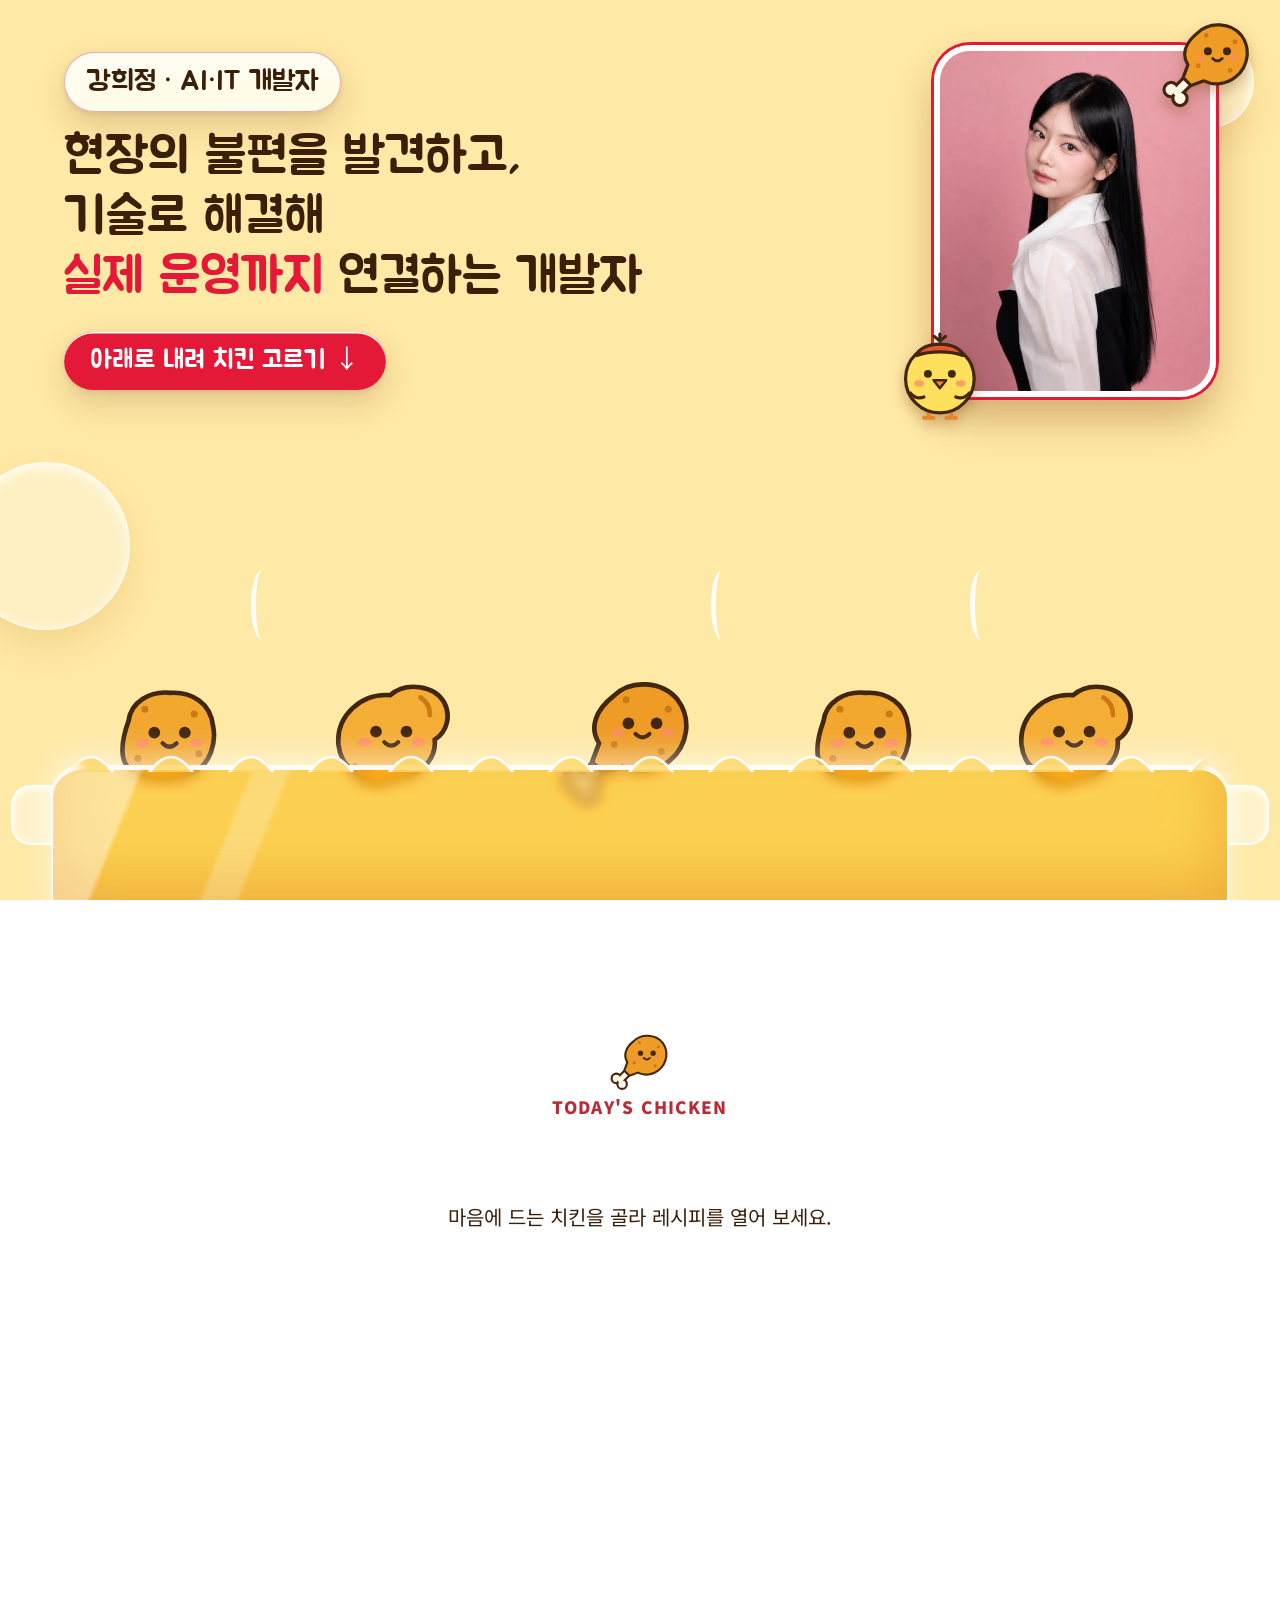
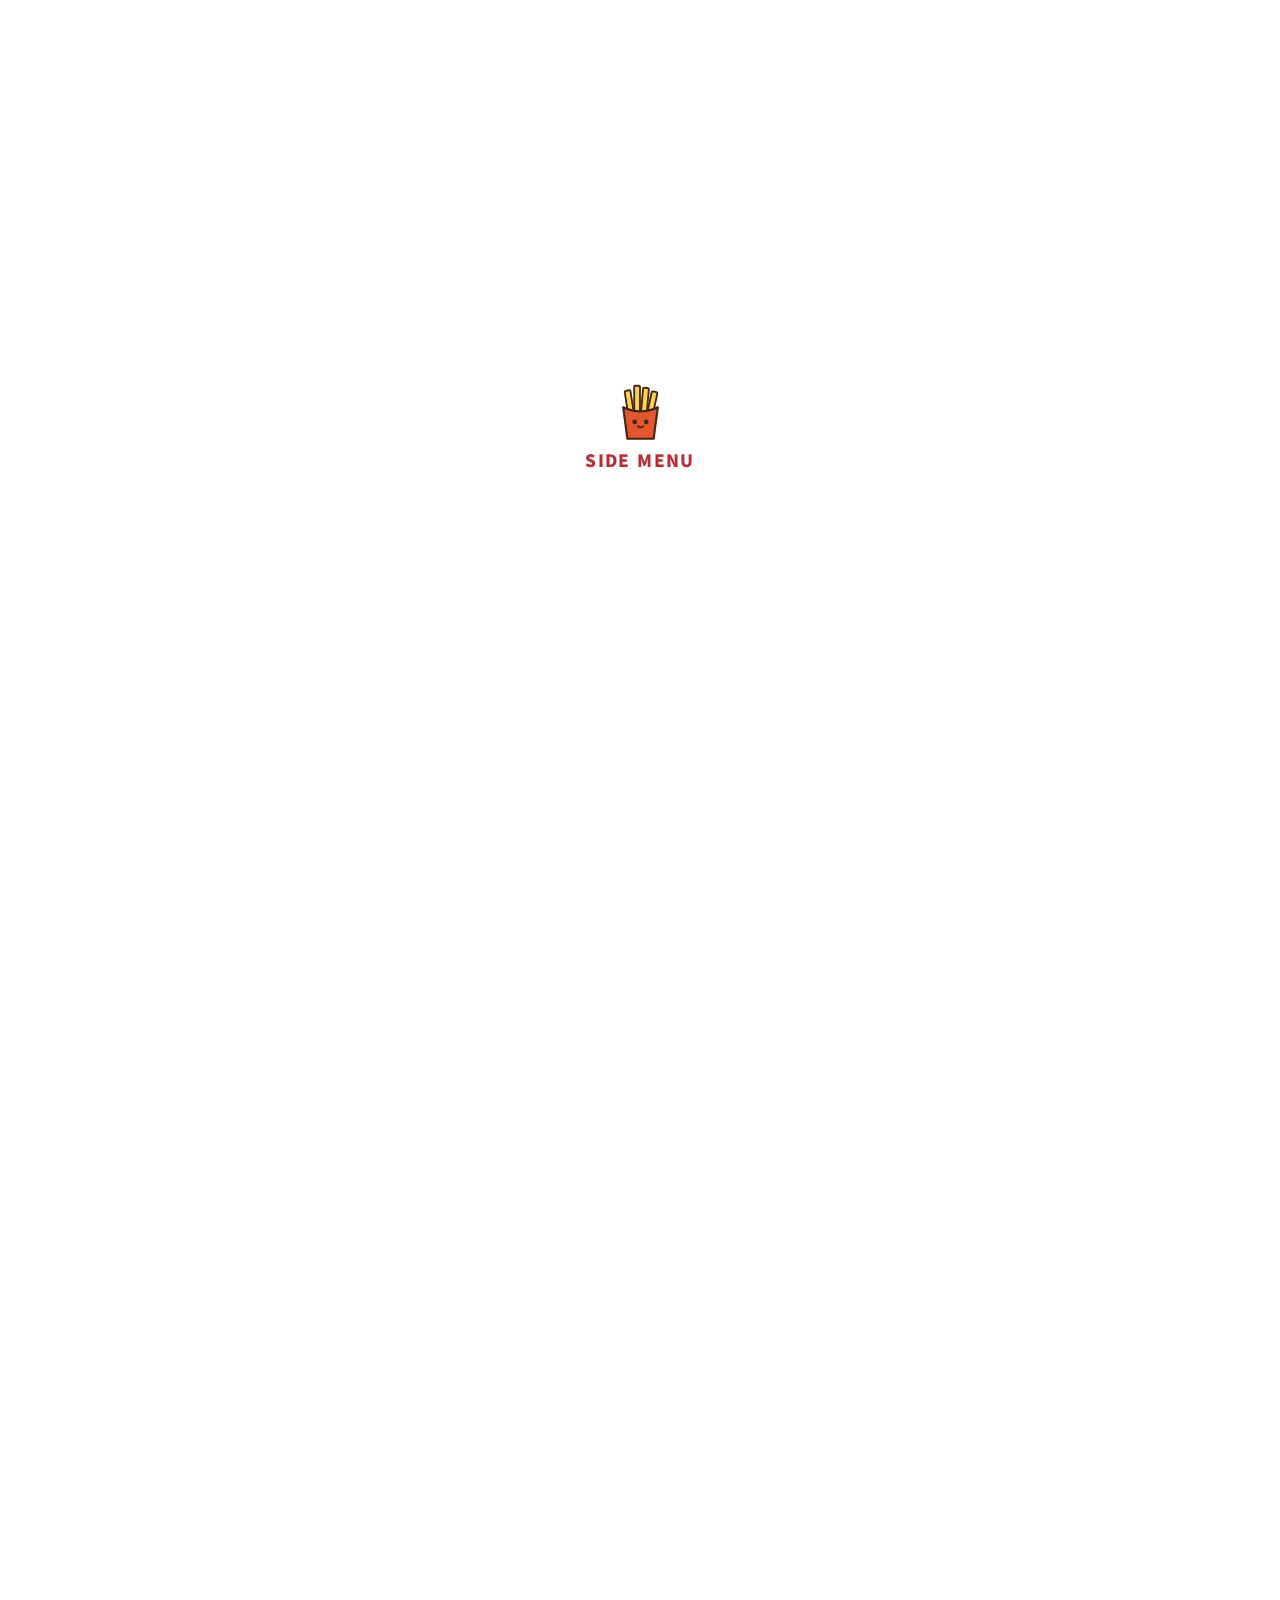
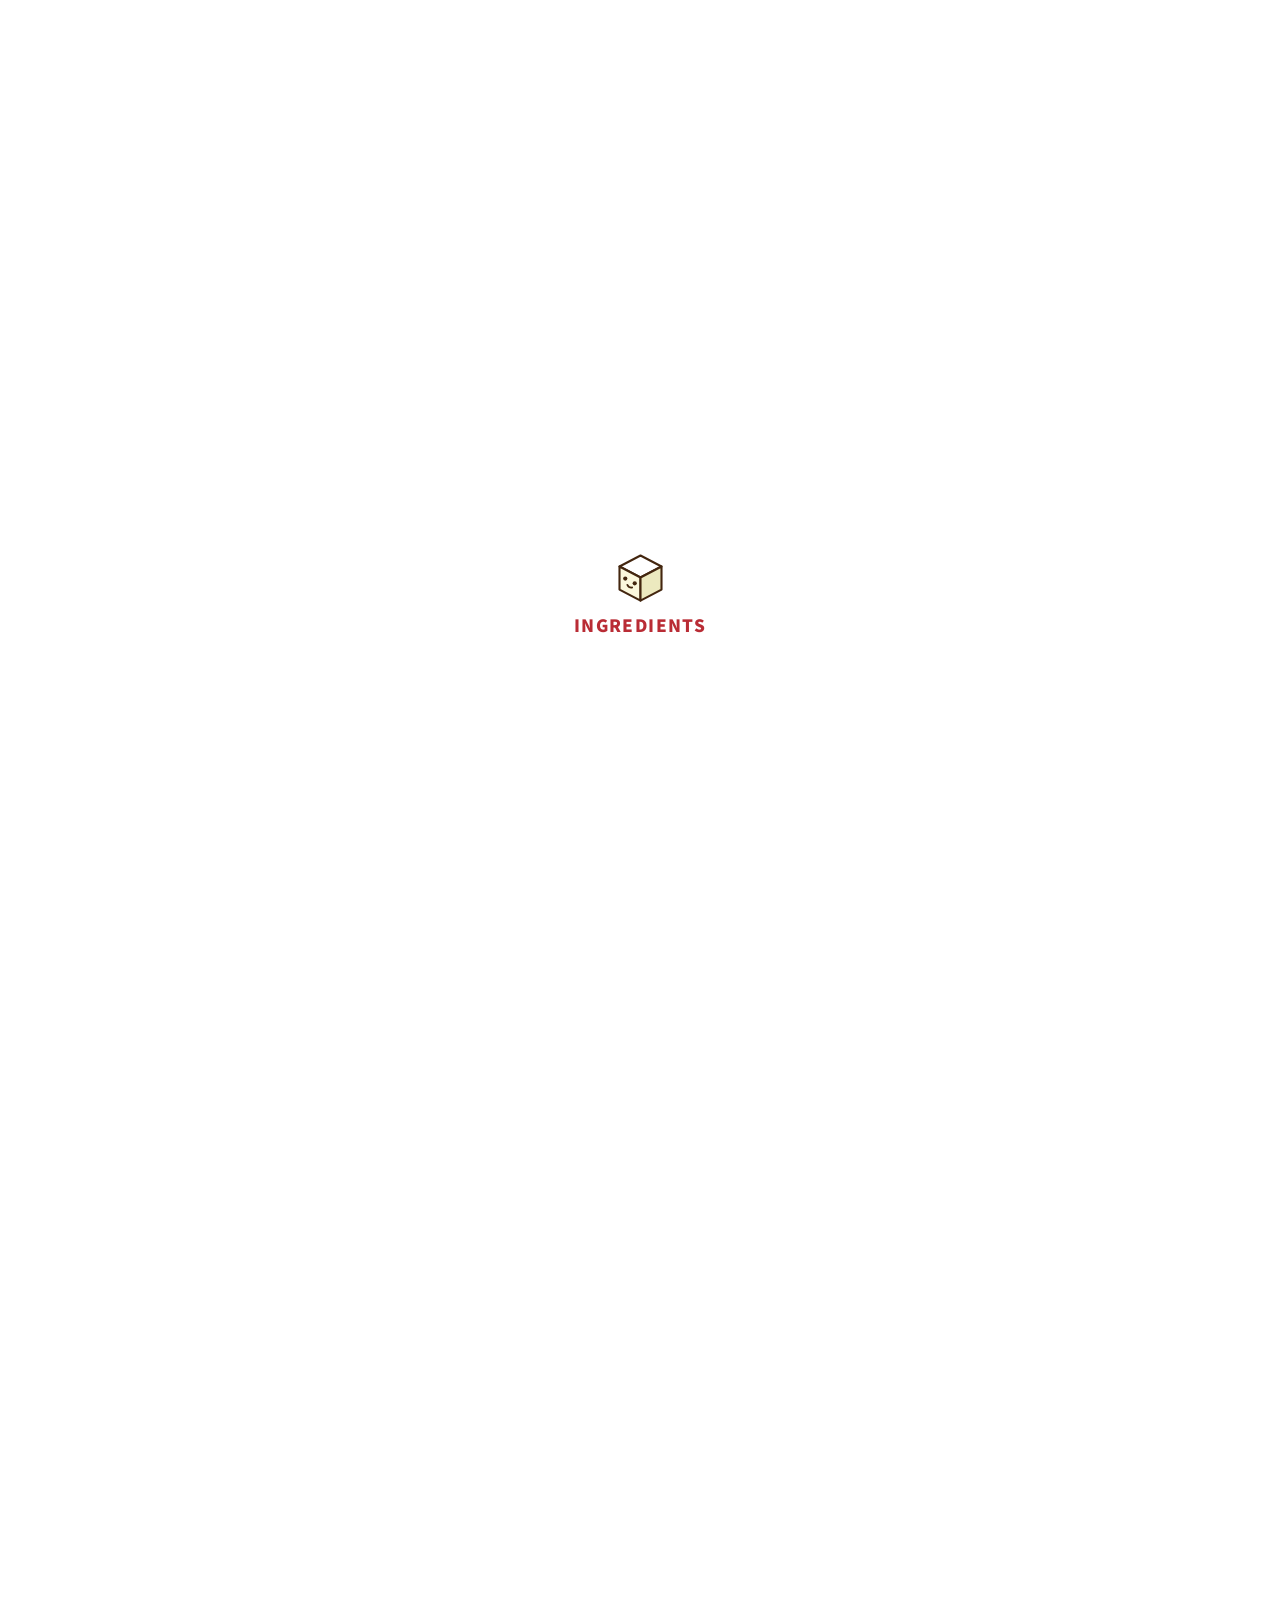
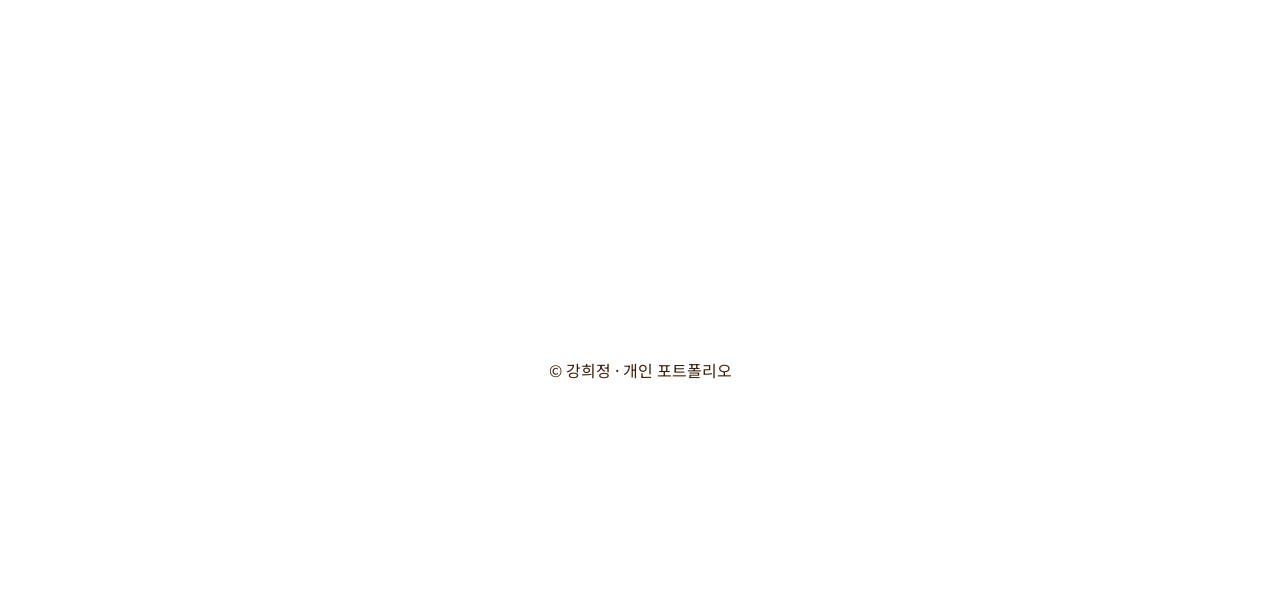
<file: bbq/index.html>
<!doctype html>
<html lang="ko">
<head>
<meta charset="utf-8">
<meta name="viewport" content="width=device-width, initial-scale=1">
<meta name="robots" content="noindex, nofollow">
<meta name="description" content="AI·IT 개발자 강희정의 치킨 테마 개인 포트폴리오">
<title>강희정 치킨 포트폴리오</title>
<link rel="preconnect" href="https://fonts.googleapis.com">
<link rel="preconnect" href="https://fonts.gstatic.com" crossorigin>
<link href="https://fonts.googleapis.com/css2?family=Jua&family=Noto+Sans+KR:wght@400;500;700;900&display=swap" rel="stylesheet">
<link rel="stylesheet" href="styles.css">
</head>
<body>
<svg class="glass-defs" aria-hidden="true" focusable="false">
  <filter id="liquidGlass" x="-10%" y="-10%" width="120%" height="120%" color-interpolation-filters="sRGB">
    <feTurbulence type="fractalNoise" baseFrequency="0.012 0.018" numOctaves="2" seed="7" result="noise"/>
    <feDisplacementMap in="SourceGraphic" in2="noise" scale="22" xChannelSelector="R" yChannelSelector="G"/>
  </filter>
</svg>
<div class="oil-bg" aria-hidden="true"><i class="oil-blob one"></i><i class="oil-blob two"></i><i class="oil-blob three"></i></div>
<canvas id="bubbleCanvas" aria-hidden="true"></canvas>
<main id="top">
  <section class="hero">
    <div class="hero-text">
      <div class="hero-copy">
        <p class="name-tag">강희정 · AI·IT 개발자</p>
        <h1>현장의 불편을 발견하고,<br>기술로 해결해<br><em>실제 운영까지</em> 연결하는 개발자</h1>
        <a class="scroll-cue" href="#chicken">아래로 내려 치킨 고르기 <span aria-hidden="true">↓</span></a>
      </div>
      <figure class="hero-photo">
        <img src="assets/projects/profile.webp" alt="강희정 프로필 사진" fetchpriority="high">
        <svg class="photo-sticker sticker-top" aria-hidden="true"><use href="assets/icons.svg#drumstick"/></svg>
        <svg class="photo-sticker sticker-bottom" aria-hidden="true"><use href="assets/icons.svg#chick"/></svg>
      </figure>
    </div>
    <div class="fryer" aria-hidden="true">
      <i class="steam s1"></i><i class="steam s2"></i><i class="steam s3"></i>
      <div class="floaties">
        <svg class="floaty f1"><use href="assets/icons.svg#nugget"/></svg>
        <svg class="floaty f2"><use href="assets/icons.svg#wing"/></svg>
        <svg class="floaty f3"><use href="assets/icons.svg#drumstick"/></svg>
        <svg class="floaty f4"><use href="assets/icons.svg#nugget"/></svg>
        <svg class="floaty f5"><use href="assets/icons.svg#wing"/></svg>
      </div>
      <div class="pot">
        <div class="wave"></div>
        <div class="oil">
          <i class="bubble b1"></i><i class="bubble b2"></i><i class="bubble b3"></i><i class="bubble b4"></i><i class="bubble b5"></i><i class="bubble b6"></i><i class="bubble b7"></i><i class="bubble b8"></i><i class="bubble b9"></i><i class="bubble b10"></i>
        </div>
      </div>
    </div>
  </section>

  <section id="chicken" class="wrap">
    <div class="section-head"><svg class="head-icon" aria-hidden="true"><use href="assets/icons.svg#drumstick"/></svg><p>Today's Chicken</p><h2>오늘 튀겨 낸 프로젝트</h2><span>마음에 드는 치킨을 골라 레시피를 열어 보세요.</span></div>
    <div class="chicken-grid">

      <article class="menu-card reveal" id="menu-bot">
        <svg class="chicken" aria-hidden="true"><use href="assets/icons.svg#nugget"/></svg>
        <p class="menu-no">너겟 · 업무 자동화</p>
        <h3>/menu 알림 봇</h3>
        <p class="menu-copy">작지만 매일 손이 가는, 점심 메뉴 확인 자동화</p>
        <button type="button" class="btn small" data-open="sheetBot">레시피 보기</button>
        <dialog id="sheetBot" class="sheet" aria-labelledby="titleBot">
          <button type="button" class="close" aria-label="닫기">✕</button>
          <p class="menu-no">SSAFY 15기 실습코치 · 2026.07 –</p>
          <h3 id="titleBot">/menu 알림 봇</h3>
          <dl class="recipe">
            <dt>문제</dt><dd>식단을 보려면 메신저에서 이미지를 매번 찾아야 해서 코치와 교육생이 번거로워했습니다.</dd>
            <dt>내 역할</dt><dd>불편을 듣고 방식을 정해 직접 만들고 운영했습니다.</dd>
            <dt>해결</dt><dd>OCR 자동화를 먼저 시도했지만 품질 문제를 확인하고, 수동 입력과 자동 조회를 결합하는 방식으로 바꿨습니다.</dd>
            <dt>구조</dt><dd>Mattermost <code>/menu</code> → n8n 워크플로 → 식단 조회 → 메신저 응답</dd>
            <dt>검증</dt><dd>코치와 교육생이 함께 쓰고 있습니다.</dd>
          </dl>
          <p class="tags"><span>n8n</span><span>Mattermost</span><span>워크플로 자동화</span></p>
        </dialog>
      </article>

      <article class="menu-card reveal" id="menu-farmpi">
        <svg class="chicken" aria-hidden="true"><use href="assets/icons.svg#wing"/></svg>
        <p class="menu-no">날개 · 운영 시스템</p>
        <h3>팜피 운영 어드민</h3>
        <p class="menu-copy">운영이 가볍게 날 수 있도록 화면부터 API까지 고친 인턴 실무</p>
        <button type="button" class="btn small" data-open="sheetFarmpi">레시피 보기</button>
        <dialog id="sheetFarmpi" class="sheet" aria-labelledby="titleFarmpi">
          <button type="button" class="close" aria-label="닫기">✕</button>
          <p class="menu-no">팜피 주식회사 개발팀 인턴 · 2024.09 – 2024.12</p>
          <h3 id="titleFarmpi">팜피 운영 어드민</h3>
          <dl class="recipe">
            <dt>문제</dt><dd>사용자 목록이 전체 데이터를 한 번에 불러와 느렸고, 운영에 필요한 가입일 확인과 정렬이 없었습니다.</dd>
            <dt>내 역할</dt><dd>개발팀 인턴으로 프론트엔드와 미들웨어를 함께 수정했습니다.</dd>
            <dt>해결</dt><dd>필터 조건에 맞는 정보만 조회하도록 바꾸고, 가입일 컬럼·정렬, 사용자별 애셋·템플릿 수 표시, 이벤트별 결제·참여자 관리를 개발했습니다.</dd>
            <dt>구조</dt><dd>Vue.js·TypeScript 어드민 → 미들웨어 조회·정렬 API → 응답 구조 반영</dd>
            <dt>검증</dt><dd>4개 제품, 6개 저장소를 수정·배포했고, 교육 서비스는 DB의 콘텐츠 조회 기록으로 실제 사용을 확인했습니다.</dd>
          </dl>
          <p class="tags"><span>Vue.js</span><span>TypeScript</span><span>미들웨어 API</span><span>GitLab</span></p>
        </dialog>
      </article>

      <article class="menu-card reveal" id="menu-oson">
        <svg class="chicken" aria-hidden="true"><use href="assets/icons.svg#drumstick"/></svg>
        <p class="menu-no">닭다리 · 클라우드·AI</p>
        <h3>오손도손</h3>
        <p class="menu-copy">서비스를 든든하게 받친 인프라와 경량 추천 모델</p>
        <button type="button" class="btn small" data-open="sheetOson">레시피 보기</button>
        <dialog id="sheetOson" class="sheet" aria-labelledby="titleOson">
          <button type="button" class="close" aria-label="닫기">✕</button>
          <p class="menu-no">SSAFY 자율 프로젝트 우수상 · 2026.04 – 2026.05</p>
          <h3 id="titleOson">오손도손</h3>
          <dl class="recipe">
            <dt>문제</dt><dd>농인 사용자 인터뷰에서 응답 지연이 대화 흐름을 끊는다는 의견을 확인했습니다.</dd>
            <dt>내 역할</dt><dd>글로스 추천 모델·API 단독 개발, 서비스 인프라와 GPU 서버 운영을 맡았습니다. 수어 인식·번역 모델은 팀원이 개발했고 저는 서빙 환경을 구축했습니다.</dd>
            <dt>해결</dt><dd>LLM 대신 N-gram과 Word2Vec을 조합하고, 국립국어원 말뭉치 272,042문장을 정제해 학습했습니다.</dd>
            <dt>구조</dt><dd>AWS EC2·Docker·Nginx·Jenkins 배포, FastAPI on RunPod, Grafana·Loki·Prometheus 모니터링</dd>
            <dt>검증</dt><dd>시작 스크립트의 GitLab 토큰 만료로 AI 기능이 중단됐을 때 원인을 찾아 갱신하고 복구했습니다.</dd>
          </dl>
          <div class="shots"><img src="assets/projects/osondoson-sign.webp" alt="농인 수어 입력 화면" loading="lazy"><img src="assets/projects/osondoson-avatar.webp" alt="청인 음성을 3D 아바타 수어로 표시하는 화면" loading="lazy"><img src="assets/projects/osondoson-gloss.webp" alt="모바일 글로스 추천 화면" loading="lazy"></div>
          <p class="tags"><span>AWS EC2</span><span>Docker</span><span>Jenkins</span><span>FastAPI</span><span>Grafana</span></p>
          <p><a href="https://github.com/KangHeejeongg/finalPJT" target="_blank" rel="noopener">GitHub ↗</a></p>
        </dialog>
      </article>

      <article class="menu-card reveal" id="menu-carry">
        <svg class="chicken" aria-hidden="true"><use href="assets/icons.svg#skewer"/></svg>
        <p class="menu-no">순살 꼬치 · 백엔드·연동</p>
        <h3>CarryPorter</h3>
        <p class="menu-copy">로봇, 서버, 화면을 하나로 꿴 Spring 백엔드와 6인 팀 리딩</p>
        <button type="button" class="btn small" data-open="sheetCarry">레시피 보기</button>
        <dialog id="sheetCarry" class="sheet" aria-labelledby="titleCarry">
          <button type="button" class="close" aria-label="닫기">✕</button>
          <p class="menu-no">SSAFY 공통 프로젝트 우수상 · 2026.01 – 2026.02 · 팀장</p>
          <h3 id="titleCarry">CarryPorter</h3>
          <dl class="recipe">
            <dt>문제</dt><dd>로봇, 사용자, 관리자 화면의 상태를 하나로 맞춰야 했고 팀원마다 사용자 흐름을 다르게 이해했습니다.</dd>
            <dt>내 역할</dt><dd>팀장, Spring 백엔드, 3D 관리자 화면, 발표를 맡았습니다. MQTT 공통 모듈은 팀원이 구현했습니다.</dd>
            <dt>해결</dt><dd>JWT 인증과 Refresh Token Rotation, SSE 실시간 알림, MQTT 상태 메시지 구독·처리를 구현했습니다. 발표 일주일 전에는 남은 일정을 수치로 정리해 라인트레이싱 전환을 제안했습니다.</dd>
            <dt>구조</dt><dd>로봇 MQTT 이벤트 → Spring 처리 → SSE → 사용자·관리자 화면 (3D 화면은 이벤트 기반 시각화)</dd>
            <dt>검증</dt><dd>AI를 활용해 Testcontainers 통합 테스트를 작성하고, 전체 흐름을 100회 이상 반복 확인했습니다.</dd>
          </dl>
          <div class="shots"><img src="assets/projects/carryporter-status.webp" alt="로봇 이동 상태 실시간 표시 화면" loading="lazy"><img src="assets/projects/carryporter-dispatch.webp" alt="관리자 로봇 파견 화면" loading="lazy"><img src="assets/projects/carryporter-locker.webp" alt="관리자 사물함 배정 화면" loading="lazy"></div>
          <p class="tags"><span>Java</span><span>Spring Boot</span><span>JWT</span><span>SSE</span><span>MQTT</span><span>Testcontainers</span></p>
          <p><a href="https://github.com/KangHeejeongg/AIoT" target="_blank" rel="noopener">GitHub ↗</a> · <a href="https://youtu.be/zutxE7PEOgU" target="_blank" rel="noopener">최종 발표 영상 ↗</a></p>
        </dialog>
      </article>

      <article class="menu-card reveal" id="menu-coach">
        <svg class="chicken" aria-hidden="true"><use href="assets/icons.svg#chick"/></svg>
        <p class="menu-no">병아리 코치 · 협업·품질</p>
        <h3>SSAFY 실습코치</h3>
        <p class="menu-copy">8개 팀의 일정, MVP 범위, 기술 질의, 발표 준비를 곁에서 지원</p>
        <button type="button" class="btn small" data-open="sheetCoach">레시피 보기</button>
        <dialog id="sheetCoach" class="sheet" aria-labelledby="titleCoach">
          <button type="button" class="close" aria-label="닫기">✕</button>
          <p class="menu-no">SSAFY 15기 실습코치 · 2026.07 –</p>
          <h3 id="titleCoach">SSAFY 실습코치</h3>
          <dl class="recipe">
            <dt>문제</dt><dd>팀마다 진행 단계와 기술 수준이 달라 일정과 범위를 현실적으로 맞춰야 했습니다.</dd>
            <dt>내 역할</dt><dd>서울 캠퍼스 8개 팀의 프로젝트 코칭과 SSAFY TV 라이브 MC를 맡았습니다.</dd>
            <dt>해결</dt><dd>구현 난이도와 남은 일정을 고려해 MVP 범위를 조정하고, 기술 문제의 원인과 해결 방향을 안내했습니다.</dd>
            <dt>구조</dt><dd>기획 → 개발 → 발표 단계별 진행 점검과 질의 대응</dd>
            <dt>검증</dt><dd>AI 세션에서 교육생 대상 MCP 입문 강의를 직접 진행했습니다.</dd>
          </dl>
          <p class="tags"><span>일정 관리</span><span>MVP 조정</span><span>기술 코칭</span><span>MCP 강의</span></p>
        </dialog>
      </article>
    </div>
  </section>

  <section id="side" class="wrap">
    <div class="section-head"><svg class="head-icon" aria-hidden="true"><use href="assets/icons.svg#fries"/></svg><p>Side Menu</p><h2>곁들이면 더 맛있는 프로젝트</h2></div>
    <div class="side-grid">
      <a class="side-card reveal" href="https://github.com/KangHeejeongg/CARIN" target="_blank" rel="noopener"><svg aria-hidden="true"><use href="assets/icons.svg#fries"/></svg><img src="assets/projects/carin-cover.webp" alt="" loading="lazy"><b>CAR IN ↗</b><span>Android 기획·개발 전체, 차량 SDK 연동</span></a>
      <a class="side-card reveal" href="https://github.com/KangHeejeongg/blockchain" target="_blank" rel="noopener"><svg aria-hidden="true"><use href="assets/icons.svg#radish"/></svg><img src="assets/projects/care-cover.webp" alt="" loading="lazy"><b>CARe ↗</b><span>YOLO 추론 연동, 업체 웹앱, 예약 백엔드</span></a>
      <a class="side-card reveal" href="https://github.com/HwangYooHyun1/Modetec" target="_blank" rel="noopener"><svg aria-hidden="true"><use href="assets/icons.svg#cola"/></svg><img src="assets/projects/monitoring-cover.webp" alt="" loading="lazy"><b>서버 이상탐지 ↗</b><span>React 모니터링 화면, PDF 보고서, 배포</span></a>
      <div class="side-card reveal"><svg aria-hidden="true"><use href="assets/icons.svg#sauce"/></svg><img src="assets/projects/mask-cover.webp" alt="" loading="lazy"><b>마스크 추천 앱</b><span>Kotlin 진단 화면, Python 분석 연동</span></div>
    </div>
  </section>

  <section id="order" class="wrap">
    <div class="ticket reveal">
      <div class="section-head"><svg class="head-icon" aria-hidden="true"><use href="assets/icons.svg#sauce"/></svg><p>Order Ticket</p><h2>이 업무엔 이 치킨</h2><span>AI·IT개발 업무 5가지를 제가 직접 해 본 경험과 연결했습니다.</span></div>
      <ol class="receipt">
        <li><span>AI 도구를 활용한 백엔드·프론트엔드·앱 개발</span><a href="#menu-carry"><svg class="row-icon" aria-hidden="true"><use href="assets/icons.svg#skewer"/></svg>CarryPorter · 팜피 · CAR IN</a></li>
        <li><span>팀 내 행정·업무 지원</span><a href="#menu-bot"><svg class="row-icon" aria-hidden="true"><use href="assets/icons.svg#nugget"/></svg>/menu 업무 자동화 <small>유사 경험</small></a></li>
        <li><span>클라우드 서버 운영·관리</span><a href="#menu-oson"><svg class="row-icon" aria-hidden="true"><use href="assets/icons.svg#drumstick"/></svg>오손도손 인프라</a></li>
        <li><span>사내 업무 시스템 개발·운영</span><a href="#menu-farmpi"><svg class="row-icon" aria-hidden="true"><use href="assets/icons.svg#wing"/></svg>팜피 운영 어드민</a></li>
        <li><span>협업 및 일정·품질 관리</span><a href="#menu-coach"><svg class="row-icon" aria-hidden="true"><use href="assets/icons.svg#chick"/></svg>실습코치 · 팀장 <small>유사 경험</small></a></li>
      </ol>
      <p class="receipt-total"><span>합계</span><b>업무 개선 → 서비스 개발 → 안정적 운영 → 협업</b></p>
    </div>
  </section>

  <section id="ingredients" class="wrap">
    <div class="section-head"><svg class="head-icon" aria-hidden="true"><use href="assets/icons.svg#radish"/></svg><p>Ingredients</p><h2>바삭함의 재료</h2></div>
    <div class="ingredients">
      <div class="reveal"><svg class="ingredient-icon" aria-hidden="true"><use href="assets/icons.svg#iconServer"/></svg><h3>백엔드</h3><p>Java, Spring Boot, Spring Security, FastAPI, MySQL, Redis</p></div>
      <div class="reveal"><svg class="ingredient-icon" aria-hidden="true"><use href="assets/icons.svg#iconScreen"/></svg><h3>프론트·앱</h3><p>Vue.js, React, TypeScript, Android(Java, Kotlin)</p></div>
      <div class="reveal"><svg class="ingredient-icon" aria-hidden="true"><use href="assets/icons.svg#iconCloud"/></svg><h3>클라우드·운영</h3><p>AWS EC2, Docker, Jenkins, Nginx, Linux, Grafana, Loki, Prometheus</p></div>
      <div class="reveal"><svg class="ingredient-icon" aria-hidden="true"><use href="assets/icons.svg#iconSpark"/></svg><h3>AI·자동화</h3><p>Python, N-gram, Word2Vec, YOLO, OpenCV, n8n</p></div>
    </div>
    <ul class="seals">
      <li><svg aria-hidden="true"><use href="assets/icons.svg#iconCap"/></svg><b>서경대학교 컴퓨터공학과</b><span>졸업 2025.08 · 학점 4.15/4.5</span></li>
      <li><svg aria-hidden="true"><use href="assets/icons.svg#iconCert"/></svg><b>정보처리기사 · SQLD</b><span>2024.06 · 2025.12</span></li>
      <li><svg aria-hidden="true"><use href="assets/icons.svg#iconTrophy"/></svg><b>SSAFY 14기 수료</b><span>프로젝트 우수상 3회</span></li>
      <li><svg aria-hidden="true"><use href="assets/icons.svg#iconMedal"/></svg><b>한이음 공모전</b><span>입선 2회</span></li>
    </ul>
  </section>

  <section id="contact" class="wrap">
    <div class="contact reveal">
      <svg class="contact-mascot" aria-hidden="true"><use href="assets/icons.svg#chick"/></svg>
      <div>
        <p class="contact-tag">주문 접수 대기 중</p>
        <h2>업무를 이해하고,<br>개발부터 운영까지 연결하겠습니다</h2>
        <p>현업의 반복 업무를 찾아 개선하고, 사내 시스템과 클라우드 서비스를 안정적으로 운영하는 AI·IT 개발자로 기여하겠습니다.</p>
        <div class="actions">
          <a class="btn" href="mailto:he5298@naver.com">이메일로 주문하기</a>
          <a class="btn line" href="https://github.com/KangHeejeongg" target="_blank" rel="noopener">GitHub ↗</a>
          <a class="btn line" href="portfolio.pdf" download>PDF 받기</a>
        </div>
      </div>
    </div>
    <footer>© 강희정 · 개인 포트폴리오</footer>
  </section>
</main>
<script src="main.js" defer></script>
</body>
</html>
</file>
<file: bbq/styles.css>
:root {
  --butter: #ffe9a6;
  --paper: #fffdf5;
  --gold: #f6b42f;
  --oil: #f9c440;
  --oil-deep: #e99a1c;
  --ink: #3b2009;
  --muted: #5c3f22;
  --red: #e31937;
  --tomato: #b92c35;
  --redTint: #fdecee;
  --olive: #4b5a14;
  --glass: rgba(255, 255, 255, .84);
  --glass-strong: rgba(255, 255, 255, .96);
  --glass-line: rgba(185, 44, 53, .36);
  --glass-shadow: 0 14px 32px rgba(84, 36, 16, .17), 0 2px 6px rgba(84, 36, 16, .1), inset 0 1.5px 0 #fff;
  --spring: cubic-bezier(.2, 1.45, .4, 1);
  --title: "Jua", "Noto Sans KR", sans-serif;
}

* { box-sizing: border-box; }
html { background: linear-gradient(170deg, #fffdf8 0%, #fff9ec 55%, #fff3dd 100%) fixed; scroll-behavior: smooth; scroll-snap-type: y proximity; }
html.is-paging { scroll-behavior: auto; scroll-snap-type: none; }
body { margin: 0; color: var(--ink); font: 400 19px/1.65 "Noto Sans KR", sans-serif; word-break: keep-all; overflow-x: clip; }
img { display: block; max-width: 100%; }
a { color: inherit; }
h1, h2, h3 { font-family: var(--title); font-weight: 400; line-height: 1.2; margin: 0; }
:focus-visible { outline: 3px solid var(--tomato); outline-offset: 3px; }

.glass-defs { position: absolute; width: 0; height: 0; }
#bubbleCanvas, .oil-bg { position: fixed; inset: 0; width: 100%; height: 100%; z-index: -1; pointer-events: none; }
#bubbleCanvas { opacity: .62; }
.oil-bg { overflow: hidden; z-index: -2; }
.oil-blob { position: absolute; width: 52vmax; height: 52vmax; border-radius: 46% 54% 58% 42%; filter: blur(46px); opacity: .5; animation: blobDrift 17s ease-in-out infinite alternate; }
.oil-blob.one { top: -18vmax; left: -12vmax; background: #fff; }
.oil-blob.two { right: -18vmax; top: 18vh; background: #ffeec8; animation-duration: 22s; animation-delay: -6s; }
.oil-blob.three { left: 24vw; bottom: -30vmax; background: #ffe6dc; animation-duration: 26s; animation-delay: -11s; }

/* 리퀴드 글래스 공통 */
.menu-card, .side-card, .ticket, .ingredients > div, .contact, .sheet, .seals li, .name-tag, .scroll-cue, .btn {
  --mx: 50%;
  --my: 0%;
  border: 1.5px solid var(--glass-line);
  background: var(--glass);
  box-shadow: var(--glass-shadow);
  -webkit-backdrop-filter: blur(10px) saturate(150%);
  backdrop-filter: blur(10px) saturate(150%);
}
.menu-card, .side-card, .ticket, .ingredients > div { border-top: 5px solid var(--red); }
.seals li { border-left: 5px solid var(--red); }
.menu-card::before, .side-card::before, .ticket::before, .ingredients > div::before, .contact::before, .btn::before, .seals li::before {
  content: "";
  position: absolute;
  inset: 0;
  z-index: 0;
  border-radius: inherit;
  pointer-events: none;
  background: radial-gradient(240px circle at var(--mx) var(--my), rgba(255, 206, 92, .26), rgba(255, 206, 92, 0) 68%);
  opacity: .55;
  transition: opacity .3s ease;
}
.menu-card::after, .side-card::after, .ticket::after, .contact::after, .ingredients > div::after {
  content: "";
  position: absolute;
  inset: 0;
  z-index: 0;
  border-radius: inherit;
  pointer-events: none;
  background: linear-gradient(112deg, transparent 38%, rgba(227, 25, 55, .07) 49%, transparent 60%) no-repeat;
  background-size: 260% 100%;
  background-position: 170% 0;
  animation: glassSheen 7s ease-in-out infinite;
}
.menu-card:hover::before, .side-card:hover::before, .ticket:hover::before, .contact:hover::before, .ingredients > div:hover::before { opacity: 1; }
.menu-card > :not(.sheet), .side-card > *, .ticket > *, .contact > *, .ingredients > div > * { position: relative; z-index: 1; }
.refract .btn, .refract .name-tag, .refract .scroll-cue {
  -webkit-backdrop-filter: url(#liquidGlass) blur(5px) saturate(190%);
  backdrop-filter: url(#liquidGlass) blur(5px) saturate(190%);
}

/* 첫 화면 */
.hero { position: relative; display: flex; flex-direction: column; justify-content: space-between; min-height: 100vh; min-height: 100svh; overflow: hidden; background: var(--butter); scroll-snap-align: start; scroll-snap-stop: always; }
.hero::before, .hero::after { content: ""; position: absolute; border-radius: 50%; border: 1.5px solid rgba(255, 255, 255, .85); background: rgba(255, 255, 255, .34); box-shadow: inset 0 3px 12px rgba(255, 255, 255, .9), 0 16px 34px rgba(190, 120, 20, .16); animation: morph 9s ease-in-out infinite; }
.hero::before { bottom: 30%; left: -3%; width: clamp(90px, 13vw, 190px); aspect-ratio: 1; }
.hero::after { top: 4%; right: 2%; width: clamp(60px, 7vw, 110px); aspect-ratio: 1; animation-delay: -4s; }
.hero-text { position: relative; z-index: 4; display: grid; grid-template-columns: minmax(0, 1fr) auto; align-items: center; gap: clamp(24px, 4vw, 72px); width: min(1720px, 100%); margin: 0 auto; padding: clamp(24px, 5vh, 56px) clamp(20px, 5vw, 72px) 8px; translate: 0 calc(var(--heroShift, 0) * -90px); opacity: calc(1 - var(--heroShift, 0) * 1.5); }
.hero-photo { position: relative; width: clamp(170px, min(22vw, 35vh), 400px); aspect-ratio: 4 / 5; margin: 0; animation: tagFloat 4.4s ease-in-out infinite; }
.hero-photo img { width: 100%; height: 100%; object-fit: cover; border: 6px solid #fff; border-radius: 36px; box-shadow: 0 0 0 3px var(--red), 0 22px 40px rgba(120, 50, 10, .32); }
.photo-sticker { position: absolute; width: 34%; aspect-ratio: 1; height: auto; filter: drop-shadow(0 7px 7px rgba(120, 60, 0, .32)); animation: chickenBob 2.9s ease-in-out infinite; }
.sticker-top { top: -9%; right: -14%; }
.sticker-bottom { bottom: -7%; left: -15%; animation-delay: -1.3s; }
.name-tag { position: relative; display: inline-block; margin: 0 0 16px; padding: 6px 22px; border-radius: 999px; font-family: var(--title); font-size: clamp(20px, 2.2vw, 28px); animation: tagFloat 3.6s ease-in-out infinite; }
.hero h1 { font-size: clamp(34px, min(3.9vw, 8.6vh), 84px); }
.hero em { color: var(--red); font-style: normal; }
.scroll-cue { position: relative; display: inline-block; margin-top: clamp(12px, 2.6vh, 24px); padding: 8px 26px; border: 0; border-radius: 999px; background: var(--red); color: #fff; font-family: var(--title); font-size: clamp(20px, 2vw, 26px); text-decoration: none; transition: scale .3s var(--spring), background .25s ease; }
.scroll-cue:hover { background: var(--tomato); }
.scroll-cue:hover { scale: 1.08; }
.scroll-cue span { display: inline-block; animation: nudge 1.3s ease-in-out infinite; }

.fryer { position: relative; flex: none; width: min(1180px, 92vw); height: clamp(190px, 34vh, 340px); margin: 0 auto; scale: calc(1 + var(--heroShift, 0) * .12); transform-origin: 50% 100%; }
.pot { position: absolute; inset: 56% 0 -26px; z-index: 2; border: 2px solid rgba(255, 255, 255, .95); border-bottom: 0; border-radius: 30px 30px 0 0; background: rgba(250, 186, 48, .52); box-shadow: 0 -8px 30px rgba(255, 255, 255, .55), inset 0 3px 0 rgba(255, 255, 255, .95), inset 0 -40px 60px rgba(214, 120, 12, .42); -webkit-backdrop-filter: blur(7px) saturate(170%); backdrop-filter: blur(7px) saturate(170%); }
.pot::before, .pot::after { content: ""; position: absolute; top: 18px; width: 40px; height: 56px; border: 2px solid rgba(255, 255, 255, .95); background: rgba(255, 255, 255, .42); box-shadow: inset 0 2px 6px #fff; }
.pot::before { left: -42px; border-right: 0; border-radius: 20px 0 0 20px; }
.pot::after { right: -42px; border-left: 0; border-radius: 0 20px 20px 0; }
.oil { position: absolute; inset: 0; overflow: hidden; border-radius: 28px 28px 0 0; background: linear-gradient(112deg, rgba(255, 255, 255, .42) 0 7%, transparent 7.5% 16%, rgba(255, 255, 255, .22) 16.5% 19%, transparent 19.5%); }
.wave { position: absolute; left: 18px; right: 18px; top: -19px; height: 24px; z-index: 3; background: url("data:image/svg+xml,%3Csvg xmlns='http://www.w3.org/2000/svg' width='80' height='24'%3E%3Cpath fill='%23ffd768' fill-opacity='.82' stroke='%23ffffff' stroke-width='2.500' d='M0 22q20-26 40 0t40 0v4H0Z'/%3E%3C/svg%3E") repeat-x 0 0; -webkit-mask-image: linear-gradient(90deg, transparent, #000 16px, #000 calc(100% - 16px), transparent); mask-image: linear-gradient(90deg, transparent, #000 16px, #000 calc(100% - 16px), transparent); animation: wave 2.6s linear infinite; }
.floaties { position: absolute; inset: 0 0 auto; height: 56%; z-index: 1; }
.floaty { --floatSize: clamp(62px, min(11vw, 20vh), 170px); position: absolute; bottom: calc(var(--floatSize) * -.3); width: var(--floatSize); height: var(--floatSize); animation: bob 2.6s ease-in-out infinite; }
.f1 { left: 4%; } .f2 { left: 23%; animation-delay: -.7s; } .f3 { left: 43%; animation-delay: -1.3s; } .f4 { left: 63%; animation-delay: -.3s; } .f5 { left: 81%; animation-delay: -1.8s; }
.bubble { position: absolute; bottom: -22px; width: 16px; height: 16px; border: 2px solid rgba(255, 255, 255, .95); border-radius: 50%; background: radial-gradient(circle at 32% 30%, #fff, rgba(255, 255, 255, .18) 45%); animation: rise 2.4s ease-in infinite; }
.b1 { left: 6%; } .b2 { left: 16%; width: 24px; height: 24px; animation-delay: -.6s; } .b3 { left: 27%; animation-delay: -1.5s; } .b4 { left: 37%; width: 12px; height: 12px; animation-delay: -.9s; } .b5 { left: 48%; width: 26px; height: 26px; animation-delay: -2s; } .b6 { left: 58%; animation-delay: -.3s; } .b7 { left: 68%; width: 22px; height: 22px; animation-delay: -1.2s; } .b8 { left: 77%; width: 12px; height: 12px; animation-delay: -1.8s; } .b9 { left: 86%; width: 20px; height: 20px; animation-delay: -.5s; } .b10 { left: 94%; animation-delay: -1.1s; }
.steam { position: absolute; top: -8%; z-index: 0; width: 22px; height: 70px; border-left: 5px solid rgba(255, 255, 255, .95); border-radius: 50%; animation: steam 3s ease-in-out infinite; }
.s1 { left: 17%; } .s2 { left: 56%; animation-delay: -1s; } .s3 { left: 78%; animation-delay: -2s; }

/* 스크롤에 걸리는 섹션 */
.wrap { position: relative; display: flex; flex-direction: column; justify-content: center; width: min(1400px, 100%); min-height: 100vh; min-height: 100svh; margin: 0 auto; padding: 34px 24px; scroll-snap-align: start; scroll-snap-stop: always; }
.section-head { margin-bottom: clamp(16px, 3vh, 30px); text-align: center; }
.head-icon { display: block; width: clamp(52px, 7vh, 78px); height: clamp(52px, 7vh, 78px); margin: 0 auto 2px; animation: chickenBob 3s ease-in-out infinite; }
.section-head p { margin: 0 0 2px; color: var(--tomato); font-weight: 900; letter-spacing: .08em; text-transform: uppercase; font-size: 17px; }
.section-head h2 { font-size: clamp(36px, min(4.6vw, 8vh), 62px); }
.section-head > span { display: block; margin-top: 6px; font-size: 20px; }
.word { display: inline-block; white-space: nowrap; }
.char { display: inline-block; }

.chicken-grid { display: grid; grid-template-columns: repeat(5, 1fr); gap: 18px; }
.menu-card { --rx: 0deg; --ry: 0deg; --lift: 0px; position: relative; display: flex; flex-direction: column; align-items: center; padding: 22px 16px; border-radius: 32px; text-align: center; transform: perspective(900px) translateY(var(--lift)) rotateX(var(--rx)) rotateY(var(--ry)); }
.menu-card:hover { --lift: -10px; }
.menu-card:target, .menu-card.is-target { border-color: var(--red); }
.menu-card.is-target { animation: targetPulse 1.5s ease-out; }
.chicken { width: clamp(112px, min(11vw, 22vh), 170px); height: clamp(112px, min(11vw, 22vh), 170px); flex: none; margin-bottom: 6px; filter: drop-shadow(0 10px 10px rgba(120, 60, 0, .3)); animation: chickenBob 3.2s ease-in-out infinite; }
.menu-card:nth-child(2) .chicken { animation-delay: -.6s; } .menu-card:nth-child(3) .chicken { animation-delay: -1.2s; } .menu-card:nth-child(4) .chicken { animation-delay: -1.8s; } .menu-card:nth-child(5) .chicken { animation-delay: -2.4s; }
.menu-card:hover .chicken { animation: wiggle .7s ease-in-out infinite; }
.menu-no { margin: 0 0 2px; color: var(--tomato); font-size: 16px; font-weight: 700; }
.menu-card h3 { font-size: clamp(25px, 2.2vw, 33px); }
.menu-copy { margin: 8px 0 16px; color: var(--muted); font-size: 17px; line-height: 1.55; }

.btn::before { z-index: -1; }
.btn { position: relative; isolation: isolate; display: inline-block; min-height: 50px; padding: 10px 24px; overflow: hidden; border-color: var(--red); border-radius: 999px; background: var(--red); color: #fff; font: 400 21px/26px var(--title); text-decoration: none; cursor: pointer; transition: scale .35s var(--spring), background .25s ease; }
.btn:hover { scale: 1.07; background: var(--tomato); }
.btn:active { scale: .93 1.05; }
.btn.small { margin-top: auto; z-index: 1; }
.btn.line { background: #fff; color: var(--tomato); }
.btn.line:hover { background: var(--redTint); }
.ripple { position: absolute; width: 16px; height: 16px; margin: -8px 0 0 -8px; border-radius: 50%; background: rgba(255, 255, 255, .8); pointer-events: none; animation: ripple .6s ease-out forwards; }

.sheet { width: min(880px, calc(100vw - 32px)); max-height: calc(100vh - 32px); padding: 36px; border-radius: 32px; background: var(--glass-strong); color: var(--ink); text-align: left; overflow-y: auto; overscroll-behavior: contain; scrollbar-width: thin; scrollbar-color: rgba(59, 32, 9, .35) transparent; -webkit-backdrop-filter: blur(30px) saturate(190%); backdrop-filter: blur(30px) saturate(190%); }
.sheet[open] { animation: sheetIn .55s var(--spring); }
.sheet-icon { position: absolute; top: 14px; right: 72px; width: 78px; height: 78px; animation: chickenBob 3s ease-in-out infinite; }
.sheet[open]::backdrop { background: rgba(45, 24, 10, .58); -webkit-backdrop-filter: blur(7px); backdrop-filter: blur(7px); animation: fadeIn .3s ease; }
.sheet.closing { animation: sheetOut .24s ease-in forwards; }
.sheet.closing::backdrop { animation: fadeOut .24s ease-in forwards; }
.sheet[open] > :not(.sheet-icon), .sheet[open] .recipe > * { animation: rowIn .5s var(--spring) backwards; }
.sheet[open] .recipe > :nth-child(n + 3) { animation-delay: .08s; } .sheet[open] .recipe > :nth-child(n + 5) { animation-delay: .16s; } .sheet[open] .recipe > :nth-child(n + 7) { animation-delay: .24s; } .sheet[open] .recipe > :nth-child(n + 9) { animation-delay: .32s; }
.sheet[open] > .shots, .sheet[open] > .tags { animation-delay: .4s; }
.sheet h3 { font-size: 40px; margin-bottom: 16px; padding-right: 150px; }
.close { position: absolute; top: 14px; right: 14px; width: 46px; height: 46px; border: 1.5px solid var(--glass-line); border-radius: 50%; background: rgba(255, 255, 255, .55); color: var(--ink); font-size: 18px; cursor: pointer; transition: rotate .35s var(--spring), scale .3s var(--spring); }
.close:hover { rotate: 90deg; scale: 1.1; }
.recipe { display: grid; grid-template-columns: 118px 1fr; gap: 10px 14px; margin: 0; }
.recipe dt { display: flex; align-items: center; align-self: start; gap: 7px; color: var(--tomato); font-family: var(--title); font-size: 22px; }
.dt-icon { width: 27px; height: 27px; flex: none; }
.recipe dd { margin: 0; padding-bottom: 10px; border-bottom: 1.5px dashed rgba(59, 32, 9, .24); }
.recipe code { font-weight: 700; }
.shots { display: grid; grid-template-columns: repeat(3, 1fr); gap: 10px; margin-top: 18px; }
.shots img { width: 100%; height: 150px; object-fit: cover; border: 1.5px solid var(--glass-line); border-radius: 14px; transition: scale .35s var(--spring); }
.shots img:hover { scale: 1.06; }
.tags { display: flex; flex-wrap: wrap; gap: 7px; margin: 18px 0 6px; }
.tags span { padding: 3px 12px; border: 1px solid rgba(185, 44, 53, .4); border-radius: 999px; background: var(--redTint); color: #99222b; font-size: 16px; font-weight: 500; }

.side-grid { display: grid; grid-template-columns: repeat(4, 1fr); gap: 20px; }
.side-card { --rx: 0deg; --ry: 0deg; --lift: 0px; position: relative; display: flex; flex-direction: column; padding: 14px; border-radius: 26px; text-decoration: none; transform: perspective(900px) translateY(var(--lift)) rotateX(var(--rx)) rotateY(var(--ry)); }
.side-card:hover { --lift: -8px; }
.side-card > svg { position: absolute; top: -30px; right: -8px; z-index: 2; width: 92px; height: 92px; filter: drop-shadow(0 7px 7px rgba(120, 60, 0, .3)); animation: chickenBob 2.8s ease-in-out infinite; }
.side-card:nth-child(2) > svg { animation-delay: -.7s; } .side-card:nth-child(3) > svg { animation-delay: -1.4s; } .side-card:nth-child(4) > svg { animation-delay: -2.1s; }
.side-card:hover > svg { animation: wiggle .7s ease-in-out infinite; }
.side-card img { width: 100%; height: clamp(130px, 24vh, 210px); object-fit: cover; margin-bottom: 12px; border: 1.5px solid var(--glass-line); border-radius: 16px; background: #fff; }
.side-card b { font-family: var(--title); font-size: 27px; font-weight: 400; line-height: 1.25; }
.side-card span { color: var(--muted); font-size: 17px; }

.ticket { position: relative; width: min(1040px, 100%); margin: 0 auto; padding: clamp(20px, 3.6vh, 38px) clamp(24px, 4vw, 48px); border-radius: 34px; }
.ticket .section-head { margin-bottom: 12px; }
.ticket .section-head h2 { font-size: clamp(34px, min(4vw, 7vh), 54px); }
.receipt { list-style: decimal-leading-zero; margin: 0; padding: 0 0 0 44px; font-size: 20px; }
.receipt li { padding: clamp(5px, 1.2vh, 11px) 0; border-bottom: 1.5px dashed rgba(59, 32, 9, .24); }
.receipt li > * { display: inline; }
.receipt span { font-weight: 500; }
.receipt a { float: right; color: var(--tomato); font-weight: 700; text-underline-offset: 4px; transition: letter-spacing .25s ease; }
.receipt a:hover { letter-spacing: .03em; }
.row-icon { display: inline-block; width: 32px; height: 32px; margin-right: 7px; vertical-align: -9px; transition: rotate .3s var(--spring), scale .3s var(--spring); }
.receipt a:hover .row-icon { rotate: -10deg; scale: 1.2; }
.receipt small { color: var(--muted); font-size: 15px; font-weight: 500; }
.receipt-total { display: flex; justify-content: space-between; flex-wrap: wrap; gap: 8px; margin: 14px 0 0; font-family: var(--title); font-size: 26px; }
.receipt-total b { color: var(--tomato); font-weight: 400; }

.ingredients { display: grid; grid-template-columns: repeat(4, 1fr); gap: 18px; }
.ingredients > div { position: relative; padding: 24px; border-radius: 28px; transition: scale .35s var(--spring); }
.ingredients > div:hover { scale: 1.04; }
.ingredient-icon { display: block; width: 54px; height: 54px; margin-bottom: 6px; transition: rotate .35s var(--spring), scale .35s var(--spring); }
.ingredients > div:hover .ingredient-icon { rotate: -8deg; scale: 1.15; }
.ingredients h3 { font-size: 30px; }
.ingredients p { margin: 6px 0 0; }
.seals { list-style: none; display: grid; grid-template-columns: repeat(4, 1fr); gap: 18px; margin: 18px 0 0; padding: 0; }
.seals li { position: relative; display: grid; grid-template-columns: 44px 1fr; column-gap: 10px; align-items: center; padding: 12px 16px; border-radius: 22px; }
.seals svg { grid-row: span 2; width: 42px; height: 42px; position: relative; z-index: 1; }
.seals b, .seals span { position: relative; z-index: 1; }
.seals b { font-size: 20px; }
.seals span { color: var(--muted); font-size: 17px; }

.contact { position: relative; display: flex; align-items: center; gap: 36px; width: min(1120px, 100%); margin: 0 auto; padding: clamp(26px, 4vw, 48px); border-top: 5px solid var(--red); border-radius: 38px; }
.contact > .contact-mascot { width: clamp(150px, 16vw, 230px); height: clamp(150px, 16vw, 230px); flex: none; filter: drop-shadow(0 10px 10px rgba(120, 60, 0, .28)); animation: hop 1.9s var(--spring) infinite; }
.contact-tag { margin: 0 0 6px; color: var(--tomato); font-family: var(--title); font-size: 24px; }
.contact h2 { font-size: clamp(32px, 4vw, 50px); }
.actions { display: flex; flex-wrap: wrap; gap: 12px; }
footer { margin-top: 22px; text-align: center; font-size: 16px; }

/* 섹션 진입 애니메이션 */
.js .reveal { --delay: calc(var(--order, 0) * 85ms + 130ms); opacity: 0; translate: 0 56px; scale: .9; transition: opacity .55s ease, translate .8s var(--spring), scale .8s var(--spring), transform .25s ease, border-color .25s ease; }
.js .in-view .reveal { opacity: 1; translate: 0 0; scale: 1; transition-delay: var(--delay), var(--delay), var(--delay), 0s, 0s; }
.js .ingredients > .reveal:hover { scale: 1.04; transition-delay: 0s; }
.js .char { opacity: 0; translate: 0 .62em; scale: .6; rotate: 10deg; transition: opacity .35s ease, translate .6s var(--spring), scale .6s var(--spring), rotate .6s var(--spring); }
.js .in-view .char { opacity: 1; translate: 0 0; scale: 1; rotate: 0deg; transition-delay: calc(var(--charIndex) * 20ms); }

@keyframes blobDrift { 0% { transform: translate(0, 0) rotate(0deg) scale(1); } 100% { transform: translate(9vw, 7vh) rotate(70deg) scale(1.2); } }
@keyframes glassSheen { 0%, 62% { background-position: 170% 0; } 100% { background-position: -70% 0; } }
@keyframes morph { 0%, 100% { border-radius: 50% 44% 56% 48%; translate: 0 0; } 33% { border-radius: 42% 58% 46% 54%; translate: 12px -14px; } 66% { border-radius: 58% 42% 52% 46%; translate: -10px 10px; } }
@keyframes tagFloat { 50% { translate: 0 -6px; } }
@keyframes bob { 0%, 100% { transform: translateY(5px) rotate(-5deg); } 50% { transform: translateY(-11px) rotate(5deg); } }
@keyframes chickenBob { 0%, 100% { translate: 0 3px; rotate: -3deg; } 50% { translate: 0 -8px; rotate: 3deg; } }
@keyframes wave { to { background-position-x: 80px; } }
@keyframes rise { 0% { transform: translateY(0) scale(.6); opacity: 0; } 15% { opacity: 1; } 100% { transform: translateY(-200px) scale(1.1); opacity: 0; } }
@keyframes steam { 0% { transform: translateY(26px) scaleX(1); opacity: 0; } 40% { opacity: .9; } 100% { transform: translateY(-34px) scaleX(-1); opacity: 0; } }
@keyframes nudge { 50% { transform: translateY(6px); } }
@keyframes wiggle { 0%, 100% { rotate: 0deg; scale: 1.08; } 25% { rotate: -9deg; scale: 1.12; } 75% { rotate: 9deg; scale: 1.12; } }
@keyframes hop { 0%, 55%, 100% { translate: 0 0; scale: 1 1; } 25% { translate: 0 -18px; scale: .96 1.05; } 62% { scale: 1.08 .92; } }
@keyframes ripple { to { transform: scale(16); opacity: 0; } }
@keyframes sheetIn { from { opacity: 0; transform: translateY(46px) scale(.84, .9); border-radius: 80px; } }
@keyframes sheetOut { to { opacity: 0; transform: translateY(24px) scale(.92); } }
@keyframes rowIn { from { opacity: 0; transform: translateY(16px); } }
@keyframes fadeIn { from { opacity: 0; } }
@keyframes fadeOut { to { opacity: 0; } }
@keyframes targetPulse { 0%, 45% { box-shadow: 0 0 0 5px rgba(227, 25, 55, .5), var(--glass-shadow); } 100% { box-shadow: 0 0 0 0 rgba(227, 25, 55, 0), var(--glass-shadow); } }

@media screen and (min-width: 1700px) and (min-height: 850px) {
  .wrap { width: min(1820px, 100%); }
  .section-head, .chicken-grid, .side-grid, .ticket, .ingredients, .seals, .contact { zoom: 1.28; }
  .sheet { width: min(880px, calc((100vw - 32px) / 1.28)); max-height: calc((100vh - 32px) / 1.28); }
  .ticket .section-head { zoom: 1; }
  .sheet { padding: 26px 32px; }
  .sheet .recipe { gap: 5px 16px; }
  .sheet .recipe dd { padding-bottom: 5px; }
  .sheet .shots { margin-top: 12px; }
  .sheet .shots img { height: 112px; }
  .sheet .tags { margin: 12px 0 2px; }
  .sheet > p:last-child { margin: 4px 0 0; }
}

@media screen and (hover: none) {
  html { scroll-snap-type: y mandatory; }
}

@media screen and (max-width: 1100px) {
  .chicken-grid { display: flex; gap: 16px; margin: 0 -24px; padding: 14px 24px 22px; overflow-x: auto; scroll-snap-type: x mandatory; scrollbar-width: none; }
  .chicken-grid::-webkit-scrollbar { display: none; }
  .menu-card { flex: 0 0 min(320px, 78vw); scroll-snap-align: center; }
  .chicken { width: 150px; height: 150px; }
  .side-grid, .ingredients, .seals { grid-template-columns: repeat(2, 1fr); }
}

@media screen and (max-width: 680px) {
  body { font-size: 18px; }
  .wrap { padding: 28px 16px; }
  .hero-text { grid-template-columns: 1fr; justify-items: center; gap: 12px; padding: 22px 16px 4px; text-align: center; }
  .hero-photo { order: -1; width: min(36vw, 150px); }
  .hero-photo img { border-width: 4px; border-radius: 24px; }
  .hero h1 { font-size: clamp(30px, 8.6vw, 38px); }
  .head-icon { width: 46px; height: 46px; }
  .ingredient-icon { width: 34px; height: 34px; margin-bottom: 2px; }
  .seals li { grid-template-columns: 30px 1fr; column-gap: 7px; border-left-width: 4px; }
  .seals svg { width: 28px; height: 28px; }
  .row-icon { width: 26px; height: 26px; vertical-align: -7px; }
  .sheet-icon { top: 12px; right: 66px; width: 54px; height: 54px; }
  .dt-icon { width: 23px; height: 23px; }
  .chicken-grid { margin: 0 -16px; padding-inline: 16px; }
  .side-grid { gap: 26px 12px; }
  .side-card { padding: 9px; border-radius: 20px; }
  .side-card > svg { width: 62px; height: 62px; top: -22px; right: -4px; }
  .side-card img { height: 92px; margin-bottom: 7px; }
  .side-card b { font-size: 21px; }
  .side-card span { font-size: 15px; line-height: 1.4; }
  .section-head > span { font-size: 18px; }
  .ingredients, .seals { gap: 10px; }
  .ingredients > div { padding: 12px; border-radius: 20px; }
  .ingredients h3 { font-size: 22px; }
  .ingredients p { font-size: 15px; line-height: 1.45; }
  .seals li { padding: 8px 11px; border-radius: 16px; }
  .seals b { font-size: 16px; line-height: 1.35; }
  .seals span { font-size: 14px; line-height: 1.35; }
  .ticket { padding: 14px 16px; }
  .ticket .section-head { margin-bottom: 6px; }
  .ticket .section-head > span { font-size: 16px; line-height: 1.45; }
  .receipt li { padding: 3px 0; line-height: 1.45; }
  .receipt { padding-left: 34px; font-size: 16px; }
  .receipt-total { margin-top: 8px; }
  .receipt a { float: none; display: block; }
  .receipt-total { font-size: 21px; }
  .contact { flex-direction: column; align-items: flex-start; gap: 14px; padding: 20px; }
  .contact > .contact-mascot { width: 104px; height: 104px; }
  .contact h2 { font-size: 28px; }
  .contact p:not(.contact-tag) { font-size: 16px; line-height: 1.5; }
  .contact .btn { min-height: 44px; padding: 7px 16px; font-size: 18px; }
  .sheet { padding: 28px 18px; }
  .sheet h3 { font-size: 32px; padding-right: 116px; }
  .recipe { grid-template-columns: 1fr; gap: 2px; }
  .shots img { height: 96px; }
  .pot::before, .pot::after { display: none; }
  .f2 { left: 21%; } .f4 { left: 60%; } .f5 { left: 78%; }
}

@media (prefers-reduced-motion: reduce) {
  html { scroll-behavior: auto; }
  *, *::before, *::after, ::backdrop { animation: none !important; transition: none !important; }
  .js .reveal, .js .char { opacity: 1; translate: none; scale: none; rotate: none; }
  .hero-text, .fryer { translate: none; opacity: 1; scale: none; }
  .bubble { opacity: .8; bottom: 30%; }
  .steam { opacity: .7; }
}

@media print {
  @page { size: A4; margin: 13mm; }
  * { -webkit-print-color-adjust: exact; print-color-adjust: exact; animation: none !important; transition: none !important; -webkit-backdrop-filter: none !important; backdrop-filter: none !important; }
  html { background: #fff; scroll-snap-type: none; }
  body { background: #fff; font-size: 12.5pt; overflow: visible; }
  #bubbleCanvas, .oil-bg, .glass-defs, .btn, .close, .scroll-cue, .steam, .hero::before, .hero::after { display: none !important; }
  .menu-card::before, .menu-card::after, .side-card::before, .side-card::after, .ticket::before, .ticket::after, .contact::before, .contact::after, .ingredients > div::before, .ingredients > div::after, .seals li::before { content: none; }
  .js .reveal, .js .char { opacity: 1 !important; translate: none !important; scale: none !important; rotate: none !important; }
  .menu-card, .side-card, .ticket, .ingredients > div, .contact, .seals li, .name-tag { background: #fff; border: 2px solid var(--ink); box-shadow: none; transform: none !important; }
  .chicken, .side-card > svg, .contact-mascot, .photo-sticker { filter: none !important; }
  .sheet-icon { display: none; }
  .scroll-cue { display: none !important; }
  .hero { height: 268mm; min-height: 0; border-radius: 8mm; background: var(--butter); break-after: page; }
  .hero-text { display: block; padding-top: 14mm; text-align: center; translate: none; opacity: 1; }
  .hero-photo { width: 62mm; margin: 8mm auto 0; }
  .hero h1 { font-size: 34pt; }
  .fryer { width: 100%; height: 84mm; scale: none; }
  .floaty { --floatSize: 30mm; }
  .pot { border: 2px solid var(--ink); border-bottom: 0; background: var(--oil); box-shadow: none; }
  .pot::before, .pot::after { display: none; }
  .bubble { opacity: .85; bottom: 30%; }
  .wrap { display: block; width: 100%; min-height: 0; padding: 0; break-after: page; }
  #contact { break-after: auto; padding-top: 18mm; }
  .section-head h2 { font-size: 28pt; }
  .section-head { margin-bottom: 8mm; }
  .chicken-grid { display: block; }
  .menu-card { display: block; position: relative; break-after: page; padding: 0; border: 0; border-radius: 0; text-align: left; }
  .menu-card:last-child { break-after: auto; }
  .menu-card > .menu-no, .menu-card > h3, .menu-copy { display: none; }
  .chicken { position: absolute !important; top: 0; right: 0; width: 26mm; height: 26mm; margin: 0; z-index: 1; }
  .sheet { display: block; position: static !important; width: 100%; max-height: none; margin: 0; padding: 0; border: 0; border-radius: 0; overflow: visible; background: #fff; box-shadow: none; }
  .sheet h3 { min-height: 21mm; font-size: 30pt; padding-right: 32mm; margin-bottom: 4mm; }
  .shots img { height: 46mm; border-color: var(--ink); }
  .side-grid { grid-template-columns: 1fr 1fr; gap: 12mm 6mm; margin-top: 8mm; }
  .side-card { break-inside: avoid; }
  .side-card img { height: 40mm; }
  .ticket { width: 100%; border-style: dashed; }
  .ingredients, .seals { grid-template-columns: 1fr 1fr; }
  .receipt a { float: none; display: block; }
  .contact { width: 100%; flex-direction: column; align-items: flex-start; }
  footer { padding: 8mm 0 0; }
}
</file>
